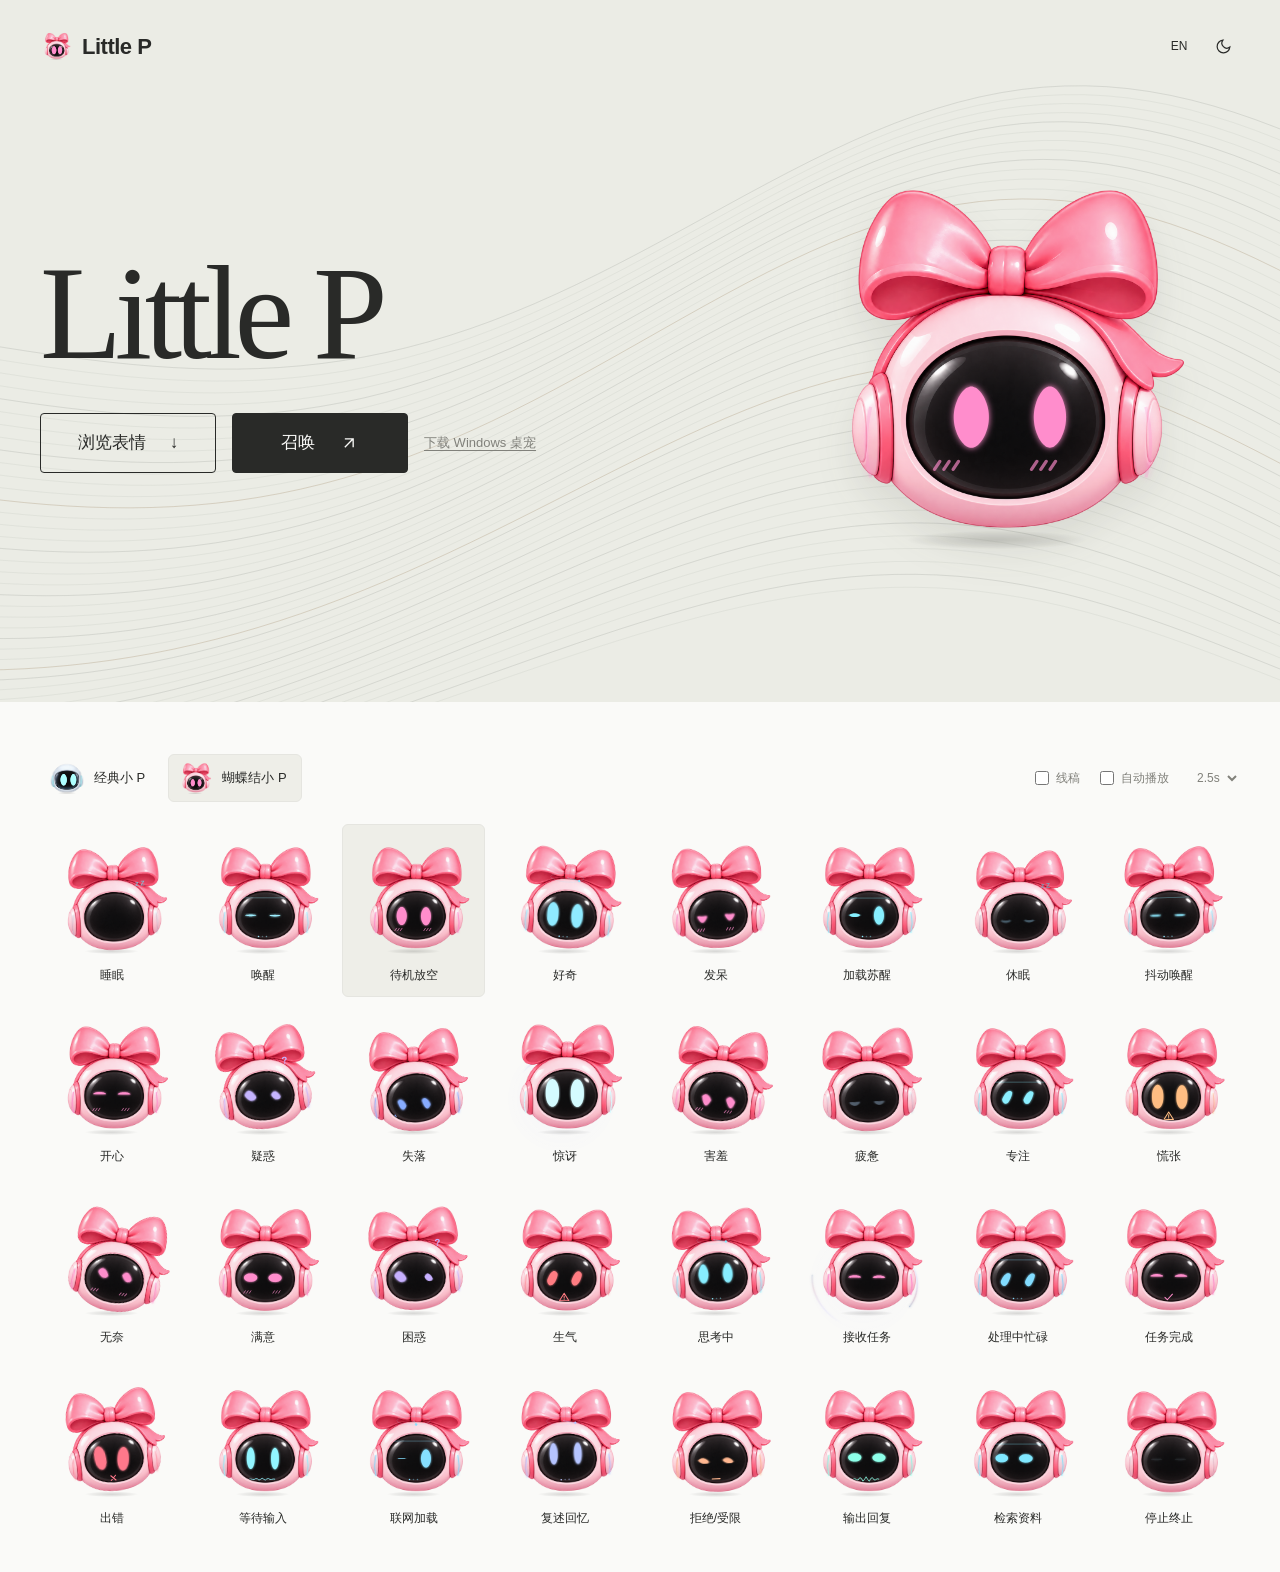
<file: index.html>
<!DOCTYPE html>
<html lang="zh-CN" data-theme="light">
<head>
  <meta charset="UTF-8">
  <meta name="viewport" content="width=device-width, initial-scale=1">
  <meta name="description" content="小 P 的 32 种表情。">
  <title>Little P</title>
  <link rel="icon" href="assets/favicon.svg" type="image/svg+xml">
  <link rel="stylesheet" href="site/style.css">
</head>
<body>
  <a class="skip-link" href="#thumbFlow" data-i18n="skipContent">跳至表情</a>
  <div class="workspace">
    <header class="topbar">
      <div class="brand"><span id="brandBall" class="brand-ball" aria-hidden="true"></span>Little P</div>
      <div class="top-actions">
        <button id="langToggle" type="button" class="icon-btn lang-btn" aria-label="切换语言">EN</button>
        <button id="themeToggle" type="button" class="icon-btn" aria-label="切换主题"><svg class="ico-moon" viewBox="0 0 24 24" fill="none" stroke="currentColor" stroke-width="1.7"><path d="M21 12.8A9 9 0 1 1 11.2 3 7 7 0 0 0 21 12.8Z"/></svg><svg class="ico-sun" viewBox="0 0 24 24" fill="none" stroke="currentColor" stroke-width="1.7"><circle cx="12" cy="12" r="4"/><path d="M12 2v2m0 16v2M2 12h2m16 0h2M5 5l1.5 1.5m11 11L19 19M5 19l1.5-1.5m11-11L19 5"/></svg></button>
      </div>
    </header>
    <section class="hero" id="hero">
      <canvas id="heroField" class="hero-field" aria-hidden="true"></canvas>
      <div class="hero-inner">
        <div class="hero-copy">
          <h1 data-i18n="heroTitle">Little P</h1>
          <div class="hero-actions">
            <button type="button" id="heroCta" class="hero-cta"><span data-i18n="heroCta">浏览表情</span><span aria-hidden="true">↓</span></button>
            <button type="button" id="summonPet" class="summon-btn"><span data-i18n="summonLabel">召唤</span><svg viewBox="0 0 24 24" fill="none" stroke="currentColor" stroke-width="1.6" aria-hidden="true"><path d="M7 17 17 7M7 7h10v10"/></svg></button>
            <a id="downloadPet" class="download-pet" data-i18n="downloadPet" hidden>下载桌宠</a>
          </div>
        </div>
        <div class="hero-visual"><button type="button" id="heroBot" class="hero-bot" aria-label="点击与小 P 互动"></button></div>
      </div>
    </section>
    <main class="gallery" id="gallery">
      <div class="gallery-head">
        <div id="castRow" class="cast-row" role="group" aria-label="选择小 P"></div>
        <div class="head-controls">
          <label class="head-switch"><input type="checkbox" id="sketchToggle"><span data-i18n="lblSketch">线稿</span></label>
          <label class="head-switch"><input type="checkbox" id="tourToggle"><span data-i18n="lblTour">自动播放</span></label>
          <select id="tourInterval" class="select" aria-label="播放间隔"><option value="1500">1.5s</option><option value="2500" selected>2.5s</option><option value="4000">4s</option></select>
        </div>
      </div>
      <div class="thumb-zone" id="thumbZone"><div id="thumbFlow" class="thumb-flow" role="group" aria-label="32 种表情"></div></div>
    </main>
  </div>
  <div class="stage-zone" role="dialog" aria-modal="true" aria-labelledby="emoName" tabindex="-1">
    <button type="button" id="navPrev" class="pager-btn" aria-label="上一个表情"><svg viewBox="0 0 24 24" fill="none" stroke="currentColor" stroke-width="1.8"><path d="m15 18-6-6 6-6"/></svg></button>
    <div class="stage-block">
      <button type="button" id="stageClose" class="icon-btn stage-close" aria-label="关闭预览">×</button>
      <div id="tips" class="tips" role="status"></div>
      <div id="stage" class="stage"></div>
      <div class="emo-meta"><span id="emoName" class="emo-name">待机</span><span id="pager" class="pager-ind">03 / 32</span></div>
    </div>
    <button type="button" id="navNext" class="pager-btn" aria-label="下一个表情"><svg viewBox="0 0 24 24" fill="none" stroke="currentColor" stroke-width="1.8"><path d="m9 6 6 6-6 6"/></svg></button>
  </div>
  <div id="toast" class="toast" role="status" aria-live="polite"></div>
  <script src="engine/core/geometry.js"></script><script src="engine/core/render.js"></script><script src="engine/core/features.js"></script><script src="engine/core/fx.js"></script><script src="engine/data/emotions.js"></script><script src="engine/core/engine.js"></script><script src="site/robot.js"></script><script src="site/distribution.js?v=0.2.0"></script><script src="site/i18n.js?v=0.2.0"></script><script src="site/app.js?v=0.2.0"></script><script src="site/background.js"></script>
</body>
</html>
</file>
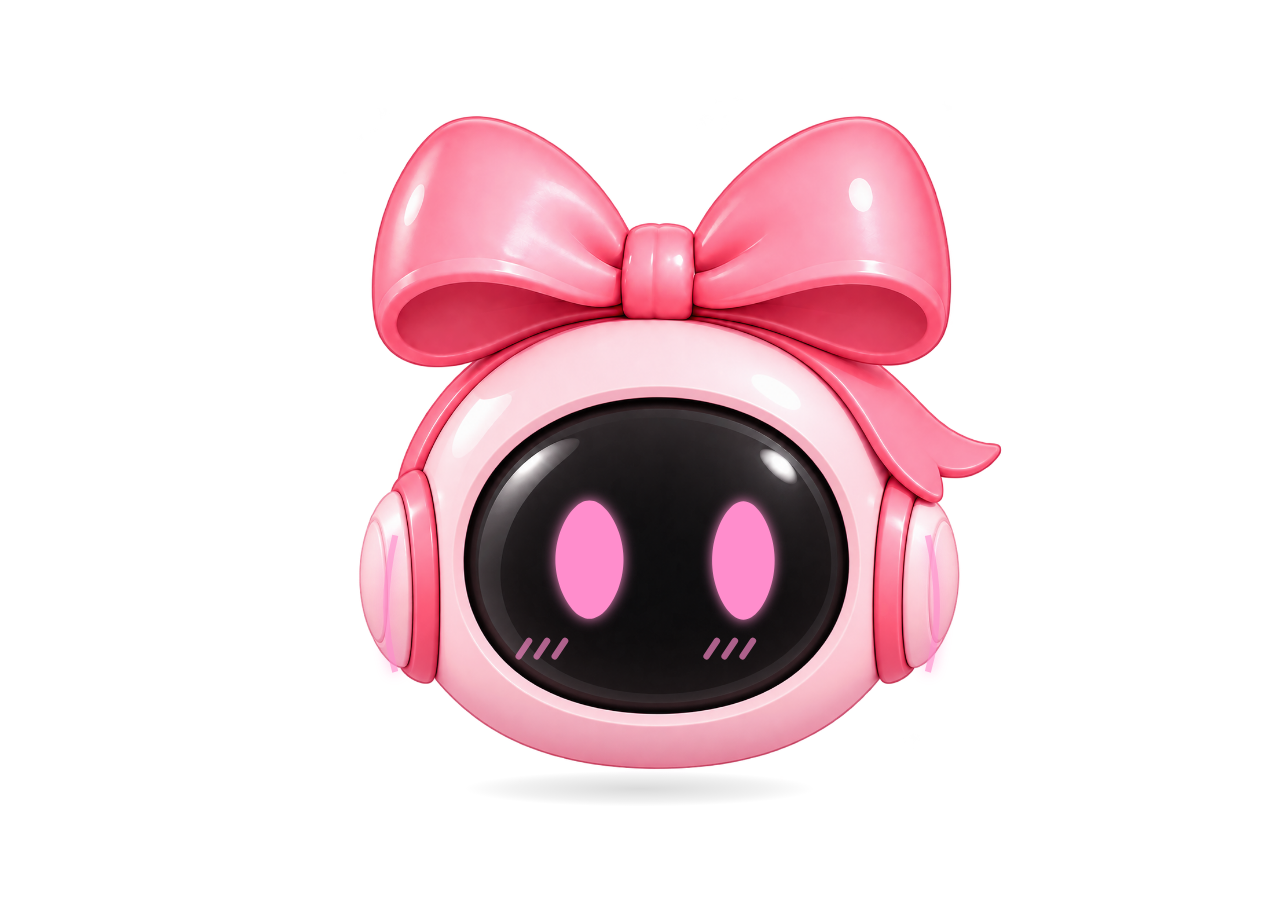
<file: desktop/pet.html>
<!DOCTYPE html>
<html lang="zh-CN" data-theme="light">
<head><meta charset="utf-8"><meta name="viewport" content="width=device-width, initial-scale=1"><title>P Studio Desktop Pet</title>
<style>
*{box-sizing:border-box}html,body{margin:0;width:100%;height:100%;background:transparent;overflow:hidden;user-select:none;-webkit-user-select:none}body{--sketch-ink:#536757}body.dark{--sketch-ink:#d9e7dc}#pet{position:absolute;inset:6.7742% 5.8065% 7.7419%;cursor:grab;touch-action:none}#pet.dragging{cursor:grabbing}.mm-svg{display:block;overflow:visible}#hint{position:absolute;top:2px;left:10px;right:10px;margin:auto;width:max-content;max-width:calc(100% - 20px);padding:8px 12px;background:#fff4f8ed;color:#8d5164;border:1px solid #ffd5e2;border-radius:13px;font:11px 'Microsoft YaHei',sans-serif;box-shadow:0 3px 12px #8f476513;text-align:center;opacity:0;transition:opacity .2s;pointer-events:none}#hint.show{opacity:1}#dismiss{position:absolute;top:9px;right:9px;width:22px;height:22px;border:1px solid #ecc3d3;border-radius:50%;background:#fff4f8dd;color:#ad6c81;font:18px Arial;cursor:pointer;opacity:0;transition:opacity .15s}body:hover #dismiss,#dismiss:focus-visible{opacity:1}
</style></head>
<body><div id="pet" aria-label="桌面小 P"></div><div id="hint" role="status"></div><button id="dismiss" aria-label="收起桌面小 P" title="收起小 P">×</button>
<script src="../engine/core/geometry.js"></script><script src="../engine/core/render.js"></script><script src="../engine/core/features.js"></script><script src="../engine/core/fx.js"></script><script src="../engine/data/emotions.js"></script><script src="../engine/core/engine.js"></script><script src="../site/robot.js"></script><script src="pet.js"></script>
</body></html>
</file>
<file: site/style.css>
/* All 32 expressions share one compact grid. */
:root { color-scheme:light; --page:#fafaf8; --surface:#fff; --text:#292a28; --muted:#81817b; --line:#e5e5e0; --hover:#f1f1ed; --selected:#eeeee8; --sketch-ink:#454b40; --hero:#ebece5; }
html[data-theme=dark] { color-scheme:dark; --page:#191a19; --surface:#242624; --text:#eceee8; --muted:#a1a59b; --line:#343732; --hover:#272a25; --selected:#31352e; --sketch-ink:#d7dfcd; --hero:#20251f; }
* { box-sizing:border-box; }
body { margin:0; background:var(--page); color:var(--text); font-family:"Segoe UI","Microsoft YaHei",sans-serif; font-size:14px; line-height:1.5; -webkit-font-smoothing:antialiased; }
button,select,input { font:inherit; color:inherit; }
button { cursor:pointer; }
button,input { -webkit-tap-highlight-color:transparent; }
button:focus-visible,a:focus-visible,input:focus-visible,select:focus-visible { outline:2px solid var(--text); outline-offset:3px; }
.workspace { width:100%; }
.topbar,.hero-inner,.gallery { width:min(1320px,calc(100% - 80px)); margin:0 auto; }
.skip-link { position:absolute; top:-80px; left:20px; z-index:200; padding:10px 20px; background:var(--surface); color:var(--text); }
.skip-link:focus { top:12px; }
.topbar { position:absolute; inset:0 0 auto; z-index:20; display:flex; align-items:center; justify-content:space-between; min-height:92px; gap:16px; }
.brand { display:flex; align-items:center; gap:10px; margin:0; font-size:22px; font-weight:600; letter-spacing:-.5px; }
.brand-ball { display:block; width:32px; height:36px; cursor:pointer; }
.top-actions { display:flex; align-items:center; gap:10px; }
.icon-btn { display:grid; place-items:center; width:34px; height:34px; padding:0; border:0; border-radius:5px; background:transparent; }
.icon-btn:hover { background:var(--hover); }
.icon-btn svg,.summon-btn svg { width:17px; height:17px; }
.lang-btn { font-size:12px; }
.ico-sun { display:none; }
html[data-theme=dark] .ico-sun { display:block; }
html[data-theme=dark] .ico-moon { display:none; }
.summon-btn:disabled { opacity:.6; cursor:wait; }
.download-pet { color:var(--muted); font-size:13px; text-underline-offset:3px; white-space:nowrap; }
.gallery { padding:30px 0 32px; scroll-margin-top:20px; }
.gallery-head { display:flex; align-items:center; justify-content:space-between; gap:20px; padding:22px 0; }
.cast-row { display:flex; gap:8px; }
.cast { display:flex; align-items:center; gap:9px; padding:5px 14px 5px 8px; min-height:48px; background:transparent; border:1px solid transparent; border-radius:6px; }
.cast:hover { background:var(--hover); }
.cast.selected { background:var(--selected); border-color:var(--line); }
.cast-avatar { width:36px; height:36px; }
.cast-name { font-size:13px; white-space:nowrap; }
.head-controls { display:flex; align-items:center; gap:20px; color:var(--muted); font-size:12px; }
.head-switch { display:flex; align-items:center; gap:7px; white-space:nowrap; cursor:pointer; }
.head-switch input { width:14px; height:14px; margin:0; accent-color:var(--text); cursor:pointer; }
.select { padding:5px 4px; border:0; border-radius:4px; background:transparent; font-size:12px; }
.thumb-flow { display:grid; grid-template-columns:repeat(8,minmax(0,1fr)); gap:8px; }
.cell { display:flex; flex-direction:column; align-items:stretch; min-width:0; padding:8px 8px 12px; border:1px solid transparent; border-radius:6px; background:transparent; transition:background .15s,border-color .15s; }
.cell:hover { background:var(--hover); }
.cell.selected { border-color:var(--line); background:var(--selected); }
.thumb { height:130px; pointer-events:none; }
.cell-label { overflow:hidden; padding:3px 0 0; font-size:12px; text-align:center; white-space:nowrap; text-overflow:ellipsis; }
.stage-zone { display:none; }
body.stage-open { overflow:hidden; }
.stage-open .stage-zone { position:fixed; inset:0; z-index:100; display:flex; justify-content:center; align-items:center; gap:20px; padding:24px; background:#111411a8; }
.stage-block { position:relative; width:min(480px,76vw); max-height:calc(100svh - 48px); overflow-y:auto; padding:40px 32px 28px; background:var(--surface); border-radius:8px; }
.stage-close { position:absolute; top:10px; right:10px; font-size:24px; }
.stage { height:min(330px,55svh); max-width:380px; margin:0 auto; cursor:pointer; }
.emo-meta { display:flex; align-items:center; justify-content:center; gap:16px; margin-top:18px; }
.emo-name { font-size:20px; font-weight:500; }
.pager-ind { color:var(--muted); font-size:12px; font-variant-numeric:tabular-nums; }
.pager-btn { display:grid; place-items:center; flex-shrink:0; width:38px; height:38px; padding:0; border:0; border-radius:50%; background:var(--surface); }
.pager-btn svg { width:20px; height:20px; }
.pager-btn:hover { background:var(--selected); }
.tips { position:absolute; top:46px; left:50%; z-index:5; transform:translateX(-50%); max-width:85%; padding:8px 12px; background:var(--text); color:var(--surface); border-radius:4px; font-size:12px; opacity:0; pointer-events:none; }
.tips.show { opacity:1; }
.toast { position:fixed; bottom:24px; left:50%; z-index:150; transform:translateX(-50%); width:max-content; max-width:calc(100vw - 32px); padding:12px 18px; border:1px solid var(--line); border-radius:6px; background:var(--surface); color:var(--text); font-size:13px; text-align:center; opacity:0; pointer-events:none; }
.toast.show { opacity:1; }
.toast.danger { color:#bf4d57; }
.robot-svg { contain:layout style; }
.mm-svg { touch-action:manipulation; }
@media(max-width:1100px) {
  .topbar,.hero-inner,.gallery { width:calc(100% - 48px); }
  .thumb-flow { grid-template-columns:repeat(6,minmax(0,1fr)); }
}
@media(max-width:800px) {
  .thumb-flow { grid-template-columns:repeat(4,minmax(0,1fr)); }
  .gallery-head { flex-wrap:wrap; gap:14px; padding:18px 0; }
  .head-controls { gap:14px; }
  .thumb { height:125px; }
}
@media(max-width:500px) {
  .topbar,.hero-inner,.gallery { width:calc(100% - 24px); }
  .topbar { min-height:70px; gap:8px; }
  .brand { font-size:19px; gap:6px; }
  .brand-ball { width:26px; height:30px; }
  .top-actions { gap:2px; }
  .icon-btn { width:30px; height:32px; }
  .cast-row { gap:4px; }
  .cast { gap:7px; padding:4px 10px 4px 5px; }
  .cast-name { font-size:12px; }
  .cast-avatar { width:30px; height:32px; }
  .head-controls { width:100%; justify-content:flex-end; gap:16px; }
  .thumb-flow { gap:4px; }
  .cell { padding:4px 2px 10px; }
  .thumb { height:83px; }
  .cell-label { font-size:10px; }
  .stage-open .stage-zone { gap:8px; padding:12px; }
  .stage-block { width:calc(100vw - 100px); padding:36px 14px 24px; }
  .stage { height:min(250px,50svh); }
  .pager-btn { width:30px; height:34px; }
  .emo-meta { gap:10px; }
  .emo-name { font-size:17px; }
  .pager-ind { font-size:10px; }
}
/* Restore the original full-width interactive background above the grid. */
.hero { position:relative; isolation:isolate; min-height:620px; height:min(78svh,820px); overflow:hidden; background:var(--hero); }
.hero-field { position:absolute; inset:0; z-index:-1; display:block; width:100%; height:100%; pointer-events:none; }
.hero-inner { height:100%; display:grid; grid-template-columns:1.4fr 1fr; align-items:center; gap:35px; padding:120px 0 100px; }
.hero-copy { position:relative; z-index:2; min-width:0; }
.hero h1 { margin:0 0 36px; font-family:Georgia,"Times New Roman",serif; font-size:clamp(80px,10.5vw,168px); line-height:.95; letter-spacing:-.055em; font-weight:400; white-space:nowrap; }
.hero-actions { display:flex; align-items:center; gap:16px; flex-wrap:wrap; }
.hero-cta,.summon-btn { display:inline-flex; align-items:center; justify-content:center; gap:24px; min-width:176px; min-height:60px; padding:14px 28px; border:1px solid var(--text); border-radius:4px; font-size:17px; }
.hero-cta { background:transparent; }
.summon-btn { background:var(--text); color:var(--page); }
.summon-btn:hover { opacity:.85; }
.summon-btn svg { width:20px; height:20px; }
.hero-cta:hover { background:var(--page); }
.hero-visual { display:grid; place-items:center; min-width:0; }
.hero-bot { display:block; position:relative; width:min(100%,420px); height:420px; padding:0; border:0; background:transparent; cursor:pointer; filter:drop-shadow(0 20px 18px #373c321a); }
@media(max-width:1100px) {
  .hero-inner { grid-template-columns:1.3fr 1fr; gap:18px; }
  .hero-bot { height:360px; }
}
@media(max-width:760px) {
  .hero-inner { grid-template-columns:1.2fr 1fr; gap:0; }
  .hero h1 { font-size:10.5vw; }
  .hero-cta,.summon-btn { flex:1; min-width:0; max-width:176px; min-height:56px; padding:12px 18px; gap:16px; font-size:16px; }
  .hero-bot { height:310px; }
}
@media(max-width:600px) {
  .hero { height:86svh; min-height:660px; max-height:760px; }
  .hero-inner { grid-template-columns:minmax(0,1fr); align-content:center; gap:18px; padding:100px 0 65px; }
  .hero h1 { font-size:clamp(64px,20vw,106px); margin-bottom:24px; }
  .hero-actions { gap:12px; }
  .hero-bot { width:285px; height:285px; }
  .gallery { padding-top:18px; }
}

@media(prefers-reduced-motion:reduce) { *,*::before,*::after { transition:none!important; } }
</file>
